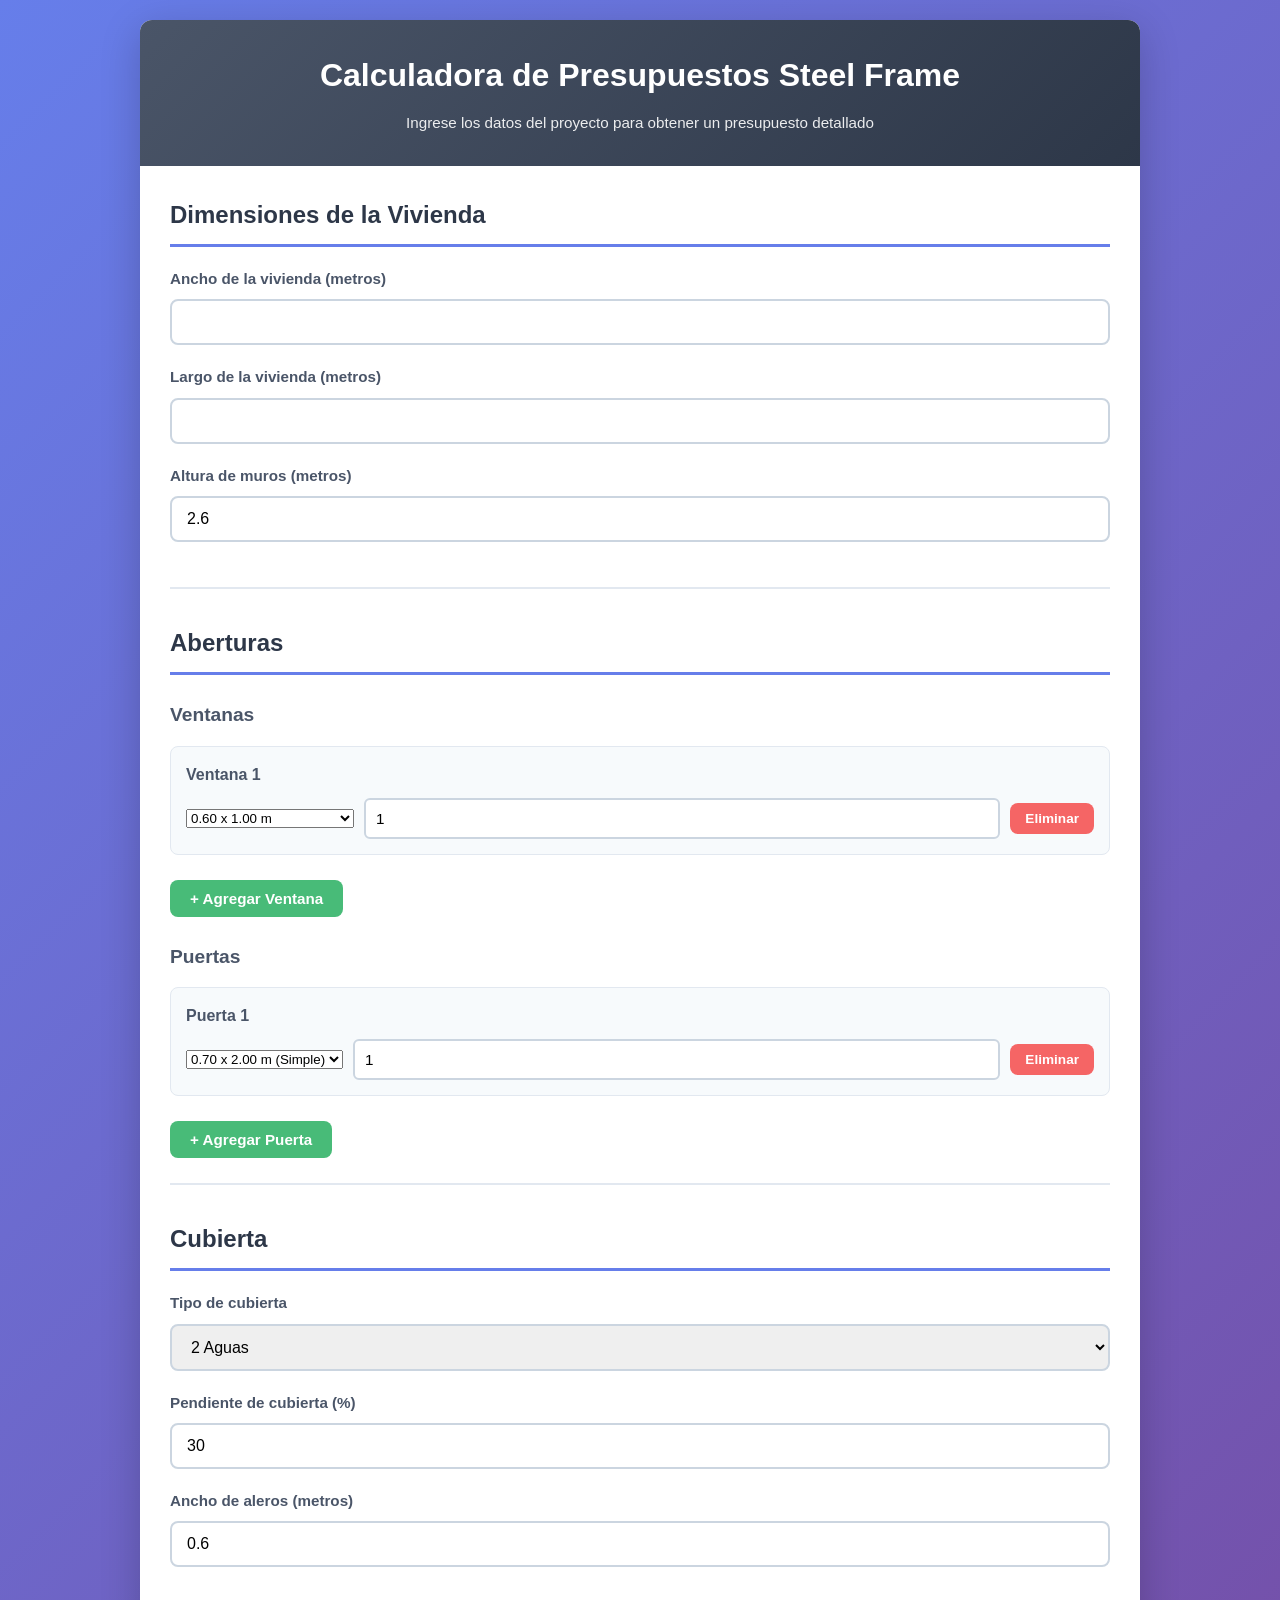
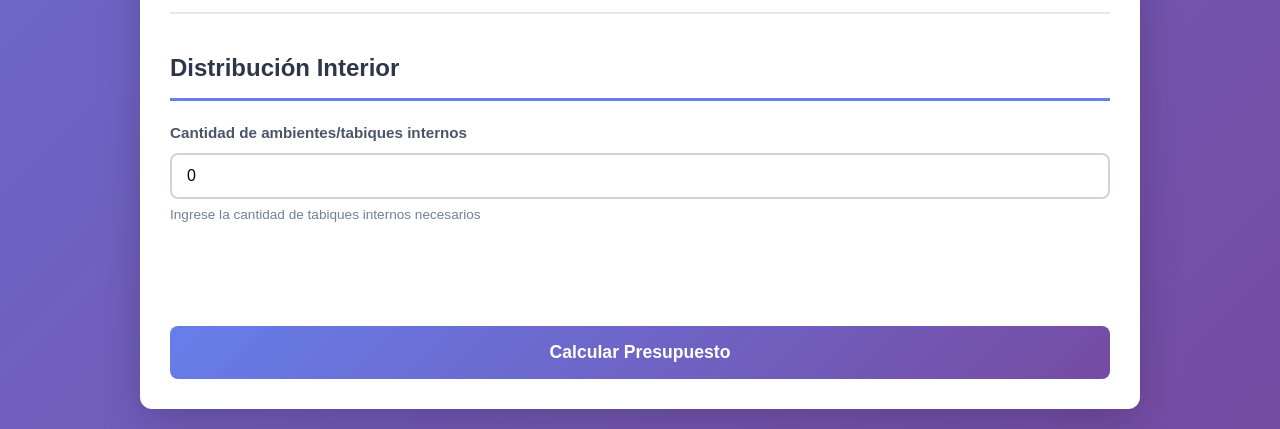
<file: index.html>
<!DOCTYPE html>
<html lang="es">
<head>
    <meta charset="UTF-8">
    <meta name="viewport" content="width=device-width, initial-scale=1.0">
    <title>Calculadora de Presupuestos Steel Frame</title>
    <link rel="stylesheet" href="styles.css">
</head>
<body>
    <div class="container">
        <header>
            <h1>Calculadora de Presupuestos Steel Frame</h1>
            <p class="subtitle">Ingrese los datos del proyecto para obtener un presupuesto detallado</p>
        </header>

        <form id="calculatorForm">
            <!-- Dimensiones Principales -->
            <section class="form-section">
                <h2>Dimensiones de la Vivienda</h2>
                <div class="form-group">
                    <label for="width">Ancho de la vivienda (metros)</label>
                    <input type="number" id="width" name="width" step="0.01" min="0" required>
                </div>
                <div class="form-group">
                    <label for="length">Largo de la vivienda (metros)</label>
                    <input type="number" id="length" name="length" step="0.01" min="0" required>
                </div>
                <div class="form-group">
                    <label for="wallHeight">Altura de muros (metros)</label>
                    <input type="number" id="wallHeight" name="wallHeight" step="0.01" min="0" value="2.6" required>
                </div>
            </section>

            <!-- Aberturas -->
            <section class="form-section">
                <h2>Aberturas</h2>

                <h3>Ventanas</h3>
                <div id="windowsContainer">
                    <div class="opening-item">
                        <label>Ventana 1</label>
                        <div class="opening-inputs">
                            <select class="window-size" onchange="checkCustomWindow(this)">
                                <option value="0.60x1.00">0.60 x 1.00 m</option>
                                <option value="0.80x1.10">0.80 x 1.10 m</option>
                                <option value="1.00x1.20">1.00 x 1.20 m</option>
                                <option value="1.20x1.20">1.20 x 1.20 m</option>
                                <option value="1.50x1.20">1.50 x 1.20 m</option>
                                <option value="2.00x1.50">2.00 x 1.50 m (Paño fijo)</option>
                                <option value="custom">Medida Especial</option>
                            </select>
                            <input type="number" class="window-width-custom" placeholder="Ancho (m)" step="0.01" min="0" style="display:none;">
                            <span class="custom-x" style="display:none;">x</span>
                            <input type="number" class="window-height-custom" placeholder="Alto (m)" step="0.01" min="0" style="display:none;">
                            <input type="number" class="window-quantity" placeholder="Cant." min="1" value="1" style="width: 80px;">
                            <button type="button" class="btn-remove" onclick="removeOpening(this)">Eliminar</button>
                        </div>
                    </div>
                </div>
                <button type="button" class="btn-add" onclick="addWindow()">+ Agregar Ventana</button>

                <h3>Puertas</h3>
                <div id="doorsContainer">
                    <div class="opening-item">
                        <label>Puerta 1</label>
                        <div class="opening-inputs">
                            <select class="door-size" onchange="checkCustomDoor(this)">
                                <option value="0.70x2.00">0.70 x 2.00 m (Simple)</option>
                                <option value="0.80x2.00">0.80 x 2.00 m (Simple)</option>
                                <option value="0.90x2.00">0.90 x 2.00 m (Simple)</option>
                                <option value="1.40x2.00">1.40 x 2.00 m (Doble)</option>
                                <option value="1.60x2.00">1.60 x 2.00 m (Doble)</option>
                                <option value="2.40x2.10">2.40 x 2.10 m (Balcón)</option>
                                <option value="custom">Medida Especial</option>
                            </select>
                            <input type="number" class="door-width-custom" placeholder="Ancho (m)" step="0.01" min="0" style="display:none;">
                            <span class="custom-x" style="display:none;">x</span>
                            <input type="number" class="door-height-custom" placeholder="Alto (m)" step="0.01" min="0" style="display:none;">
                            <input type="number" class="door-quantity" placeholder="Cant." min="1" value="1" style="width: 80px;">
                            <button type="button" class="btn-remove" onclick="removeOpening(this)">Eliminar</button>
                        </div>
                    </div>
                </div>
                <button type="button" class="btn-add" onclick="addDoor()">+ Agregar Puerta</button>
            </section>

            <!-- Cubierta -->
            <section class="form-section">
                <h2>Cubierta</h2>
                <div class="form-group">
                    <label for="roofType">Tipo de cubierta</label>
                    <select id="roofType" name="roofType" required>
                        <option value="1">1 Agua</option>
                        <option value="2" selected>2 Aguas</option>
                        <option value="4">4 Aguas</option>
                    </select>
                </div>
                <div class="form-group">
                    <label for="roofSlope">Pendiente de cubierta (%)</label>
                    <input type="number" id="roofSlope" name="roofSlope" step="1" min="0" value="30" required>
                </div>
                <div class="form-group">
                    <label for="eaveWidth">Ancho de aleros (metros)</label>
                    <input type="number" id="eaveWidth" name="eaveWidth" step="0.01" min="0" value="0.6" required>
                </div>
            </section>

            <!-- Tabiques Internos -->
            <section class="form-section">
                <h2>Distribución Interior</h2>
                <div class="form-group">
                    <label for="rooms">Cantidad de ambientes/tabiques internos</label>
                    <input type="number" id="rooms" name="rooms" step="1" min="0" value="0" required>
                    <small>Ingrese la cantidad de tabiques internos necesarios</small>
                </div>
            </section>

            <button type="submit" class="btn-calculate">Calcular Presupuesto</button>
        </form>

        <!-- Sección de Resultados (oculta inicialmente) -->
        <div id="results" class="results-container" style="display: none;">
            <div class="results-header">
                <h2>Presupuesto Calculado</h2>
                <button type="button" class="btn-print" onclick="window.print()">Imprimir / Descargar PDF</button>
            </div>

            <!-- Resumen del Proyecto -->
            <section class="result-section">
                <h3 class="collapsible active">Resumen del Proyecto</h3>
                <div class="result-content">
                    <table>
                        <tbody id="summaryTable"></tbody>
                    </table>
                </div>
            </section>

            <!-- Estructura Metálica -->
            <section class="result-section">
                <h3 class="collapsible">Estructura Metálica</h3>
                <div class="result-content">
                    <table>
                        <thead>
                            <tr>
                                <th>Material</th>
                                <th>Cantidad</th>
                                <th>Unidad</th>
                                <th>Precio Unit.</th>
                                <th>Subtotal</th>
                            </tr>
                        </thead>
                        <tbody id="structureTable"></tbody>
                    </table>
                </div>
            </section>

            <!-- Placas y Revestimientos -->
            <section class="result-section">
                <h3 class="collapsible">Placas y Revestimientos</h3>
                <div class="result-content">
                    <table>
                        <thead>
                            <tr>
                                <th>Material</th>
                                <th>Cantidad</th>
                                <th>Unidad</th>
                                <th>Precio Unit.</th>
                                <th>Subtotal</th>
                            </tr>
                        </thead>
                        <tbody id="platesTable"></tbody>
                    </table>
                </div>
            </section>

            <!-- Aislación Térmica -->
            <section class="result-section">
                <h3 class="collapsible">Aislación Térmica</h3>
                <div class="result-content">
                    <table>
                        <thead>
                            <tr>
                                <th>Material</th>
                                <th>Cantidad</th>
                                <th>Unidad</th>
                                <th>Precio Unit.</th>
                                <th>Subtotal</th>
                            </tr>
                        </thead>
                        <tbody id="insulationTable"></tbody>
                    </table>
                </div>
            </section>

            <!-- Barreras y Membranas -->
            <section class="result-section">
                <h3 class="collapsible">Barreras y Membranas</h3>
                <div class="result-content">
                    <table>
                        <thead>
                            <tr>
                                <th>Material</th>
                                <th>Cantidad</th>
                                <th>Unidad</th>
                                <th>Precio Unit.</th>
                                <th>Subtotal</th>
                            </tr>
                        </thead>
                        <tbody id="barriersTable"></tbody>
                    </table>
                </div>
            </section>

            <!-- Cubierta -->
            <section class="result-section">
                <h3 class="collapsible">Cubierta</h3>
                <div class="result-content">
                    <table>
                        <thead>
                            <tr>
                                <th>Material</th>
                                <th>Cantidad</th>
                                <th>Unidad</th>
                                <th>Precio Unit.</th>
                                <th>Subtotal</th>
                            </tr>
                        </thead>
                        <tbody id="roofingTable"></tbody>
                    </table>
                </div>
            </section>

            <!-- Aberturas -->
            <section class="result-section">
                <h3 class="collapsible">Aberturas</h3>
                <div class="result-content">
                    <table>
                        <thead>
                            <tr>
                                <th>Material</th>
                                <th>Cantidad</th>
                                <th>Unidad</th>
                                <th>Precio Unit.</th>
                                <th>Subtotal</th>
                            </tr>
                        </thead>
                        <tbody id="openingsTable"></tbody>
                    </table>
                </div>
            </section>

            <!-- Terminaciones -->
            <section class="result-section">
                <h3 class="collapsible">Terminaciones</h3>
                <div class="result-content">
                    <table>
                        <thead>
                            <tr>
                                <th>Material</th>
                                <th>Cantidad</th>
                                <th>Unidad</th>
                                <th>Precio Unit.</th>
                                <th>Subtotal</th>
                            </tr>
                        </thead>
                        <tbody id="finishesTable"></tbody>
                    </table>
                </div>
            </section>

            <!-- Total General -->
            <section class="result-section total-section">
                <div class="total-container">
                    <h3>TOTAL GENERAL</h3>
                    <p class="total-amount" id="totalAmount">$0.00</p>
                </div>
            </section>
        </div>
    </div>

    <script src="prices.js"></script>
    <script src="calculator.js"></script>
    <script>
        // Función para mostrar/ocultar campos personalizados de ventanas
        function checkCustomWindow(select) {
            const parent = select.closest('.opening-inputs');
            const widthCustom = parent.querySelector('.window-width-custom');
            const heightCustom = parent.querySelector('.window-height-custom');
            const customX = parent.querySelectorAll('.custom-x');

            if (select.value === 'custom') {
                widthCustom.style.display = 'inline-block';
                heightCustom.style.display = 'inline-block';
                customX.forEach(x => x.style.display = 'inline');
                widthCustom.required = true;
                heightCustom.required = true;
            } else {
                widthCustom.style.display = 'none';
                heightCustom.style.display = 'none';
                customX.forEach(x => x.style.display = 'none');
                widthCustom.required = false;
                heightCustom.required = false;
            }
        }

        // Función para mostrar/ocultar campos personalizados de puertas
        function checkCustomDoor(select) {
            const parent = select.closest('.opening-inputs');
            const widthCustom = parent.querySelector('.door-width-custom');
            const heightCustom = parent.querySelector('.door-height-custom');
            const customX = parent.querySelectorAll('.custom-x');

            if (select.value === 'custom') {
                widthCustom.style.display = 'inline-block';
                heightCustom.style.display = 'inline-block';
                customX.forEach(x => x.style.display = 'inline');
                widthCustom.required = true;
                heightCustom.required = true;
            } else {
                widthCustom.style.display = 'none';
                heightCustom.style.display = 'none';
                customX.forEach(x => x.style.display = 'none');
                widthCustom.required = false;
                heightCustom.required = false;
            }
        }

        // Función para agregar ventanas dinámicamente
        let windowCount = 1;
        function addWindow() {
            windowCount++;
            const container = document.getElementById('windowsContainer');
            const div = document.createElement('div');
            div.className = 'opening-item';
            div.innerHTML = `
                <label>Ventana ${windowCount}</label>
                <div class="opening-inputs">
                    <select class="window-size" onchange="checkCustomWindow(this)">
                        <option value="0.60x1.00">0.60 x 1.00 m</option>
                        <option value="0.80x1.10">0.80 x 1.10 m</option>
                        <option value="1.00x1.20">1.00 x 1.20 m</option>
                        <option value="1.20x1.20">1.20 x 1.20 m</option>
                        <option value="1.50x1.20">1.50 x 1.20 m</option>
                        <option value="2.00x1.50">2.00 x 1.50 m (Paño fijo)</option>
                        <option value="custom">Medida Especial</option>
                    </select>
                    <input type="number" class="window-width-custom" placeholder="Ancho (m)" step="0.01" min="0" style="display:none;">
                    <span class="custom-x" style="display:none;">x</span>
                    <input type="number" class="window-height-custom" placeholder="Alto (m)" step="0.01" min="0" style="display:none;">
                    <input type="number" class="window-quantity" placeholder="Cant." min="1" value="1" style="width: 80px;">
                    <button type="button" class="btn-remove" onclick="removeOpening(this)">Eliminar</button>
                </div>
            `;
            container.appendChild(div);
        }

        // Función para agregar puertas dinámicamente
        let doorCount = 1;
        function addDoor() {
            doorCount++;
            const container = document.getElementById('doorsContainer');
            const div = document.createElement('div');
            div.className = 'opening-item';
            div.innerHTML = `
                <label>Puerta ${doorCount}</label>
                <div class="opening-inputs">
                    <select class="door-size" onchange="checkCustomDoor(this)">
                        <option value="0.70x2.00">0.70 x 2.00 m (Simple)</option>
                        <option value="0.80x2.00">0.80 x 2.00 m (Simple)</option>
                        <option value="0.90x2.00">0.90 x 2.00 m (Simple)</option>
                        <option value="1.40x2.00">1.40 x 2.00 m (Doble)</option>
                        <option value="1.60x2.00">1.60 x 2.00 m (Doble)</option>
                        <option value="2.40x2.10">2.40 x 2.10 m (Balcón)</option>
                        <option value="custom">Medida Especial</option>
                    </select>
                    <input type="number" class="door-width-custom" placeholder="Ancho (m)" step="0.01" min="0" style="display:none;">
                    <span class="custom-x" style="display:none;">x</span>
                    <input type="number" class="door-height-custom" placeholder="Alto (m)" step="0.01" min="0" style="display:none;">
                    <input type="number" class="door-quantity" placeholder="Cant." min="1" value="1" style="width: 80px;">
                    <button type="button" class="btn-remove" onclick="removeOpening(this)">Eliminar</button>
                </div>
            `;
            container.appendChild(div);
        }

        // Función para eliminar aberturas
        function removeOpening(button) {
            button.closest('.opening-item').remove();
        }

        // Funcionalidad de secciones colapsables
        document.addEventListener('DOMContentLoaded', function() {
            const collapsibles = document.querySelectorAll('.collapsible');
            collapsibles.forEach(function(collapsible) {
                collapsible.addEventListener('click', function() {
                    this.classList.toggle('active');
                    const content = this.nextElementSibling;
                    if (content.style.maxHeight) {
                        content.style.maxHeight = null;
                    } else {
                        content.style.maxHeight = content.scrollHeight + 'px';
                    }
                });
            });
        });
    </script>
</body>
</html>
</file>
<file: styles.css>
/* Reset y estilos base */
* {
    margin: 0;
    padding: 0;
    box-sizing: border-box;
}

body {
    font-family: -apple-system, BlinkMacSystemFont, 'Segoe UI', Roboto, 'Helvetica Neue', Arial, sans-serif;
    background: linear-gradient(135deg, #667eea 0%, #764ba2 100%);
    color: #333;
    line-height: 1.6;
    padding: 20px;
    min-height: 100vh;
}

.container {
    max-width: 1000px;
    margin: 0 auto;
    background: white;
    border-radius: 12px;
    box-shadow: 0 10px 40px rgba(0, 0, 0, 0.2);
    overflow: hidden;
}

/* Header */
header {
    background: linear-gradient(135deg, #4a5568 0%, #2d3748 100%);
    color: white;
    padding: 30px;
    text-align: center;
}

header h1 {
    font-size: 2rem;
    margin-bottom: 10px;
    font-weight: 700;
}

.subtitle {
    font-size: 0.95rem;
    opacity: 0.9;
}

/* Formulario */
form {
    padding: 30px;
}

.form-section {
    margin-bottom: 35px;
    padding-bottom: 25px;
    border-bottom: 2px solid #e2e8f0;
}

.form-section:last-of-type {
    border-bottom: none;
}

.form-section h2 {
    color: #2d3748;
    font-size: 1.5rem;
    margin-bottom: 20px;
    padding-bottom: 10px;
    border-bottom: 3px solid #667eea;
}

.form-section h3 {
    color: #4a5568;
    font-size: 1.2rem;
    margin-top: 25px;
    margin-bottom: 15px;
}

.form-group {
    margin-bottom: 20px;
}

.form-group label {
    display: block;
    color: #4a5568;
    font-weight: 600;
    margin-bottom: 8px;
    font-size: 0.95rem;
}

.form-group input,
.form-group select {
    width: 100%;
    padding: 12px 15px;
    border: 2px solid #cbd5e0;
    border-radius: 8px;
    font-size: 1rem;
    transition: all 0.3s ease;
}

.form-group input:focus,
.form-group select:focus {
    outline: none;
    border-color: #667eea;
    box-shadow: 0 0 0 3px rgba(102, 126, 234, 0.1);
}

.form-group small {
    display: block;
    color: #718096;
    font-size: 0.85rem;
    margin-top: 5px;
}

/* Aberturas dinámicas */
#windowsContainer,
#doorsContainer {
    margin-bottom: 15px;
}

.opening-item {
    margin-bottom: 15px;
    padding: 15px;
    background: #f7fafc;
    border-radius: 8px;
    border: 1px solid #e2e8f0;
}

.opening-item label {
    display: block;
    font-weight: 600;
    color: #4a5568;
    margin-bottom: 10px;
}

.opening-inputs {
    display: flex;
    align-items: center;
    gap: 10px;
}

.opening-inputs input {
    flex: 1;
    padding: 10px;
    border: 2px solid #cbd5e0;
    border-radius: 6px;
    font-size: 0.95rem;
}

.opening-inputs span {
    color: #718096;
    font-weight: bold;
}

/* Botones */
button {
    cursor: pointer;
    border: none;
    border-radius: 8px;
    font-weight: 600;
    transition: all 0.3s ease;
    font-size: 0.95rem;
}

.btn-add {
    background: #48bb78;
    color: white;
    padding: 10px 20px;
    margin-top: 10px;
}

.btn-add:hover {
    background: #38a169;
    transform: translateY(-2px);
    box-shadow: 0 4px 12px rgba(72, 187, 120, 0.3);
}

.btn-remove {
    background: #f56565;
    color: white;
    padding: 8px 15px;
    font-size: 0.85rem;
}

.btn-remove:hover {
    background: #e53e3e;
}

.btn-calculate {
    width: 100%;
    background: linear-gradient(135deg, #667eea 0%, #764ba2 100%);
    color: white;
    padding: 16px;
    font-size: 1.1rem;
    margin-top: 20px;
}

.btn-calculate:hover {
    transform: translateY(-2px);
    box-shadow: 0 8px 20px rgba(102, 126, 234, 0.4);
}

/* Resultados */
.results-container {
    padding: 30px;
    background: #f7fafc;
    border-top: 4px solid #667eea;
}

.results-header {
    display: flex;
    justify-content: space-between;
    align-items: center;
    margin-bottom: 30px;
    flex-wrap: wrap;
    gap: 15px;
}

.results-header h2 {
    color: #2d3748;
    font-size: 1.8rem;
}

.btn-print {
    background: #4299e1;
    color: white;
    padding: 12px 24px;
}

.btn-print:hover {
    background: #3182ce;
    transform: translateY(-2px);
    box-shadow: 0 4px 12px rgba(66, 153, 225, 0.3);
}

/* Secciones de resultados */
.result-section {
    background: white;
    margin-bottom: 20px;
    border-radius: 8px;
    overflow: hidden;
    box-shadow: 0 2px 8px rgba(0, 0, 0, 0.1);
}

.collapsible {
    background: #4a5568;
    color: white;
    padding: 18px 20px;
    cursor: pointer;
    font-size: 1.2rem;
    font-weight: 600;
    position: relative;
    transition: background 0.3s ease;
}

.collapsible:hover {
    background: #2d3748;
}

.collapsible::after {
    content: '\25BC';
    position: absolute;
    right: 20px;
    transition: transform 0.3s ease;
}

.collapsible.active::after {
    transform: rotate(180deg);
}

.result-content {
    max-height: 0;
    overflow: hidden;
    transition: max-height 0.3s ease;
}

.collapsible.active + .result-content {
    max-height: 2000px;
}

/* Tablas */
table {
    width: 100%;
    border-collapse: collapse;
}

table thead {
    background: #edf2f7;
}

table th {
    padding: 12px;
    text-align: left;
    color: #2d3748;
    font-weight: 600;
    font-size: 0.9rem;
    border-bottom: 2px solid #cbd5e0;
}

table td {
    padding: 12px;
    border-bottom: 1px solid #e2e8f0;
    font-size: 0.95rem;
}

table tbody tr:hover {
    background: #f7fafc;
}

table tbody tr:last-child td {
    border-bottom: none;
}

/* Sección de total */
.total-section {
    background: linear-gradient(135deg, #2d3748 0%, #1a202c 100%);
}

.total-container {
    padding: 25px;
    text-align: center;
    color: white;
}

.total-container h3 {
    font-size: 1.5rem;
    margin-bottom: 15px;
}

.total-amount {
    font-size: 2.5rem;
    font-weight: 700;
    color: #48bb78;
}

/* Responsive Design */
@media (max-width: 768px) {
    body {
        padding: 10px;
    }

    header h1 {
        font-size: 1.5rem;
    }

    .subtitle {
        font-size: 0.85rem;
    }

    form,
    .results-container {
        padding: 20px;
    }

    .form-section h2 {
        font-size: 1.3rem;
    }

    .opening-inputs {
        flex-direction: column;
        align-items: stretch;
    }

    .opening-inputs input {
        width: 100%;
    }

    .results-header {
        flex-direction: column;
        align-items: stretch;
    }

    .btn-print {
        width: 100%;
    }

    table {
        font-size: 0.85rem;
    }

    table th,
    table td {
        padding: 8px;
    }

    .total-amount {
        font-size: 2rem;
    }
}

@media (max-width: 480px) {
    header h1 {
        font-size: 1.3rem;
    }

    .form-section h2 {
        font-size: 1.1rem;
    }

    table {
        font-size: 0.8rem;
    }

    table th,
    table td {
        padding: 6px;
    }
}

/* Estilos para impresión */
@media print {
    body {
        background: white;
        padding: 0;
    }

    .container {
        box-shadow: none;
        border-radius: 0;
    }

    form,
    .btn-print,
    .btn-calculate,
    .btn-add,
    .btn-remove {
        display: none !important;
    }

    .results-container {
        padding: 20px;
        background: white;
    }

    .collapsible {
        background: #f7fafc;
        color: #2d3748;
        cursor: default;
    }

    .collapsible::after {
        display: none;
    }

    .result-content {
        max-height: none !important;
        overflow: visible;
    }

    .result-section {
        page-break-inside: avoid;
        box-shadow: none;
        border: 1px solid #e2e8f0;
    }

    table {
        page-break-inside: auto;
    }

    table tr {
        page-break-inside: avoid;
        page-break-after: auto;
    }

    .total-section {
        background: #2d3748;
        -webkit-print-color-adjust: exact;
        print-color-adjust: exact;
    }
}
</file>
